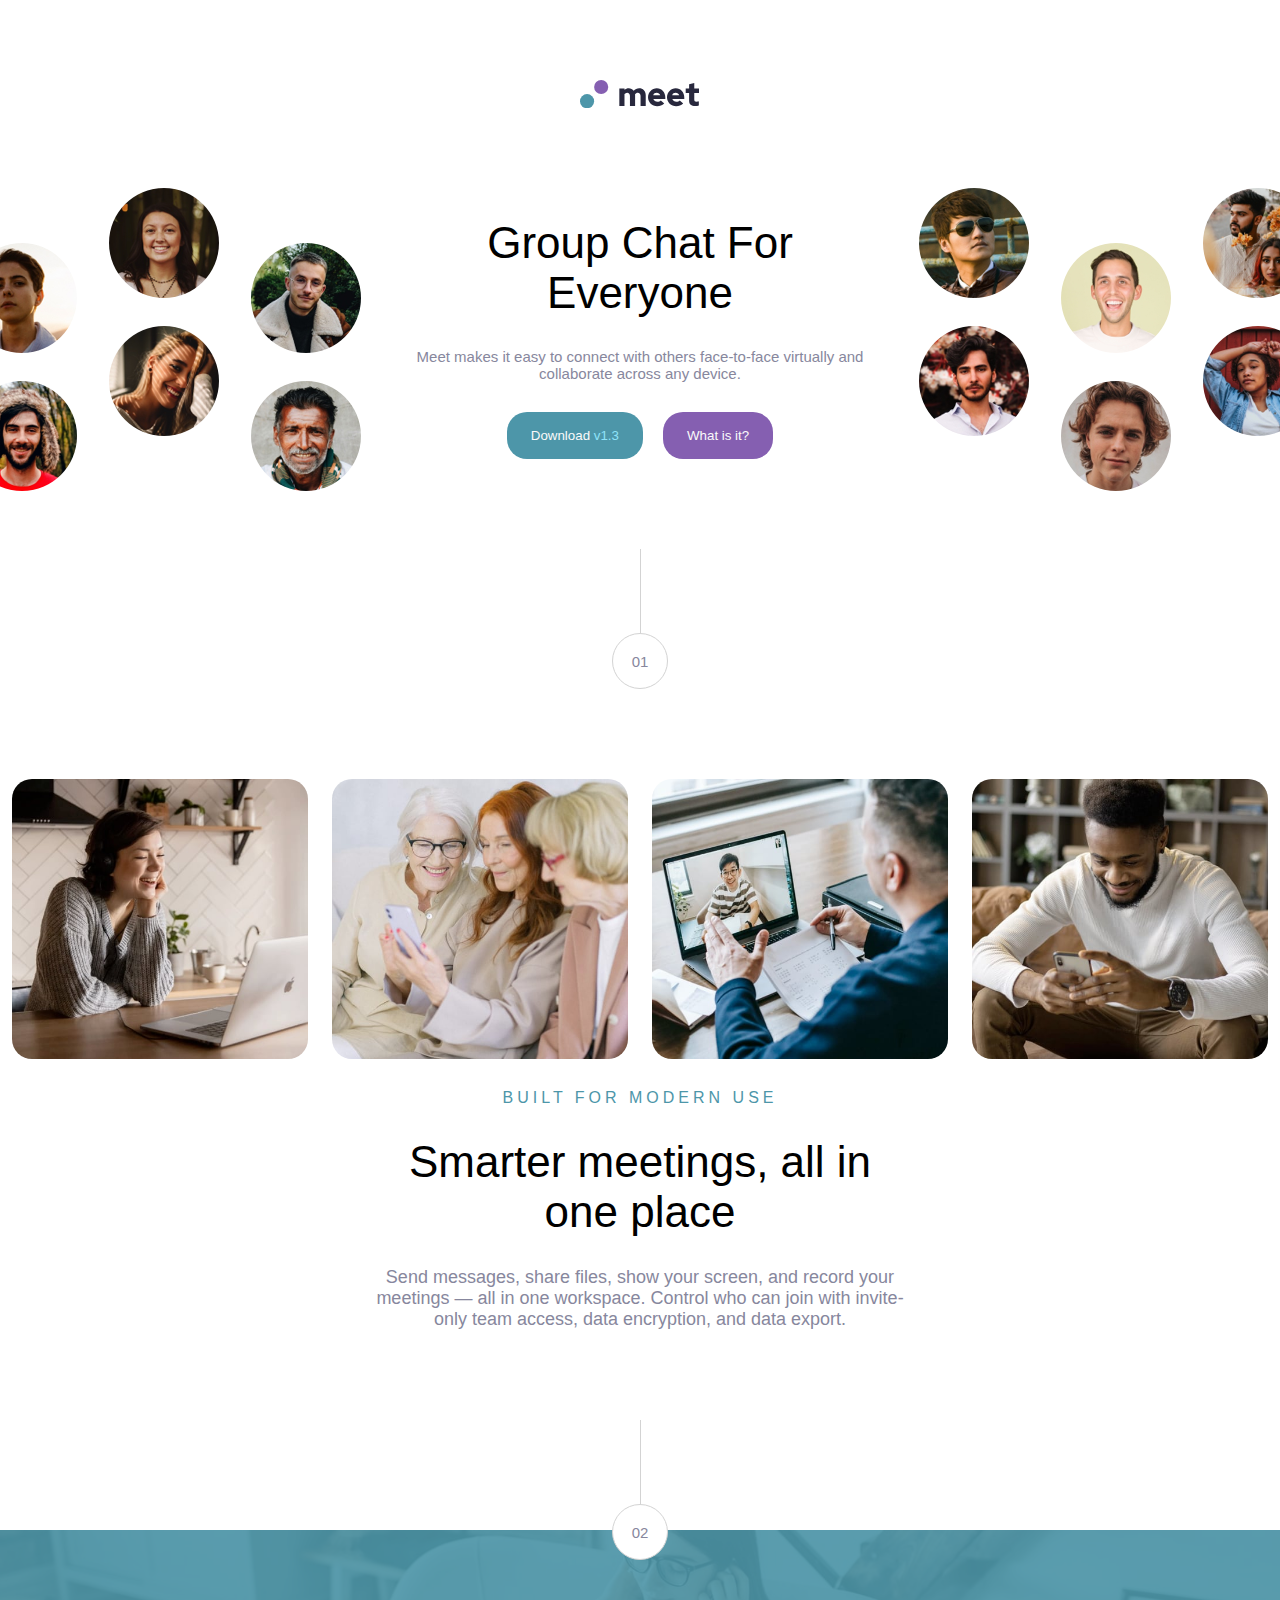
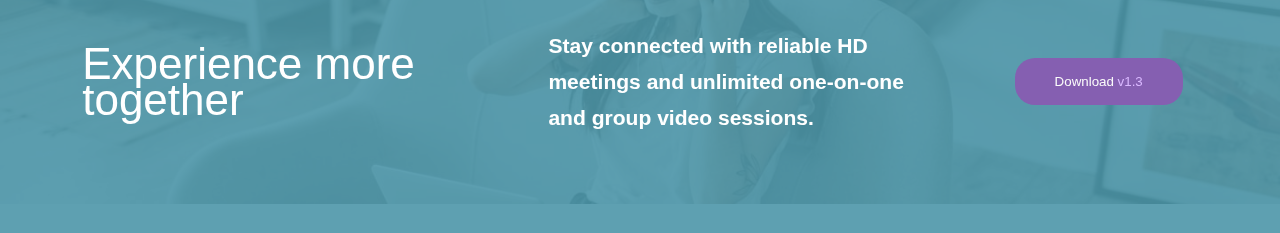
<file: index.html>
<!DOCTYPE html>
<html lang="en">

  <head>
    <meta charset="UTF-8">
    <meta name="viewport" content="width=device-width, initial-scale=1.0">

    <link rel="icon" type="image/png" sizes="32x32" href="./assets/favicon-32x32.png">
    <link rel="stylesheet" href="style.css">
    <title>Frontend Mentor | Meet landing page</title>
  </head>

  <body>
    <div class="logo"></div>
    <!-- Intro -->
    <div class="introContainer">
      <div id="leftHeroPic"></div>
      <div class="intro">
        <h2>Group Chat For Everyone</h2>
        <p>Meet makes it easy to connect with others face-to-face virtually and collaborate across any device.</p>

        <button class="downloadBtn">Download <span style="color: #8FE3F9;">v1.3</span></button>
        <button class="whatBtn">What is it?</button>
      </div>
      <div id="rightHeroPic"></div>
    </div>

    <!-- Circle break -->
    <div class="circleWrapper">
      <div class="vl"></div>
      <div class="circle">
        <p>01</p>
      </div>
    </div>

    <!-- Picture -->
    <div class="pictureDiv">
      <img class="imageFeature" src="./starter-code/assets/desktop/image-woman-in-videocall.jpg" alt="woman video call">
      <img class="imageFeature" src="./starter-code/assets/desktop/image-women-videochatting.jpg"
        alt="woman video chat">
      <img class="imageFeature" src="./starter-code/assets/desktop/image-men-in-meeting.jpg" alt="man meeting">
      <img class="imageFeature" src="./starter-code/assets/desktop/image-man-texting.jpg" alt="man texting">
    </div>

    <!-- Modern  -->
    <div class="modernDiv">
      <h4>Built for modern use</h4>

      <h2>Smarter meetings, all in one place</h2>

      <p>Send messages, share files, show your screen, and record your meetings — all in one
        workspace. Control who can join with invite-only team access, data encryption, and data export.</p>
    </div>


    <!-- Circle break -->
    <div class="circleWrapper">
      <div class="vl"></div>
      <div class="circle">
        <p>02</p>
      </div>
    </div>

    <!-- Footer -->
    <footer class="footer">
      <h2>Experience more together</h2>
      <h3>Stay connected with reliable HD meetings and unlimited one-on-one and group video sessions.</h3>
      <button class="downloadBtn">Download <span style="color: #D9B8FF ;">v1.3</span></button>
    </footer>
  </body>

</html>
</file>
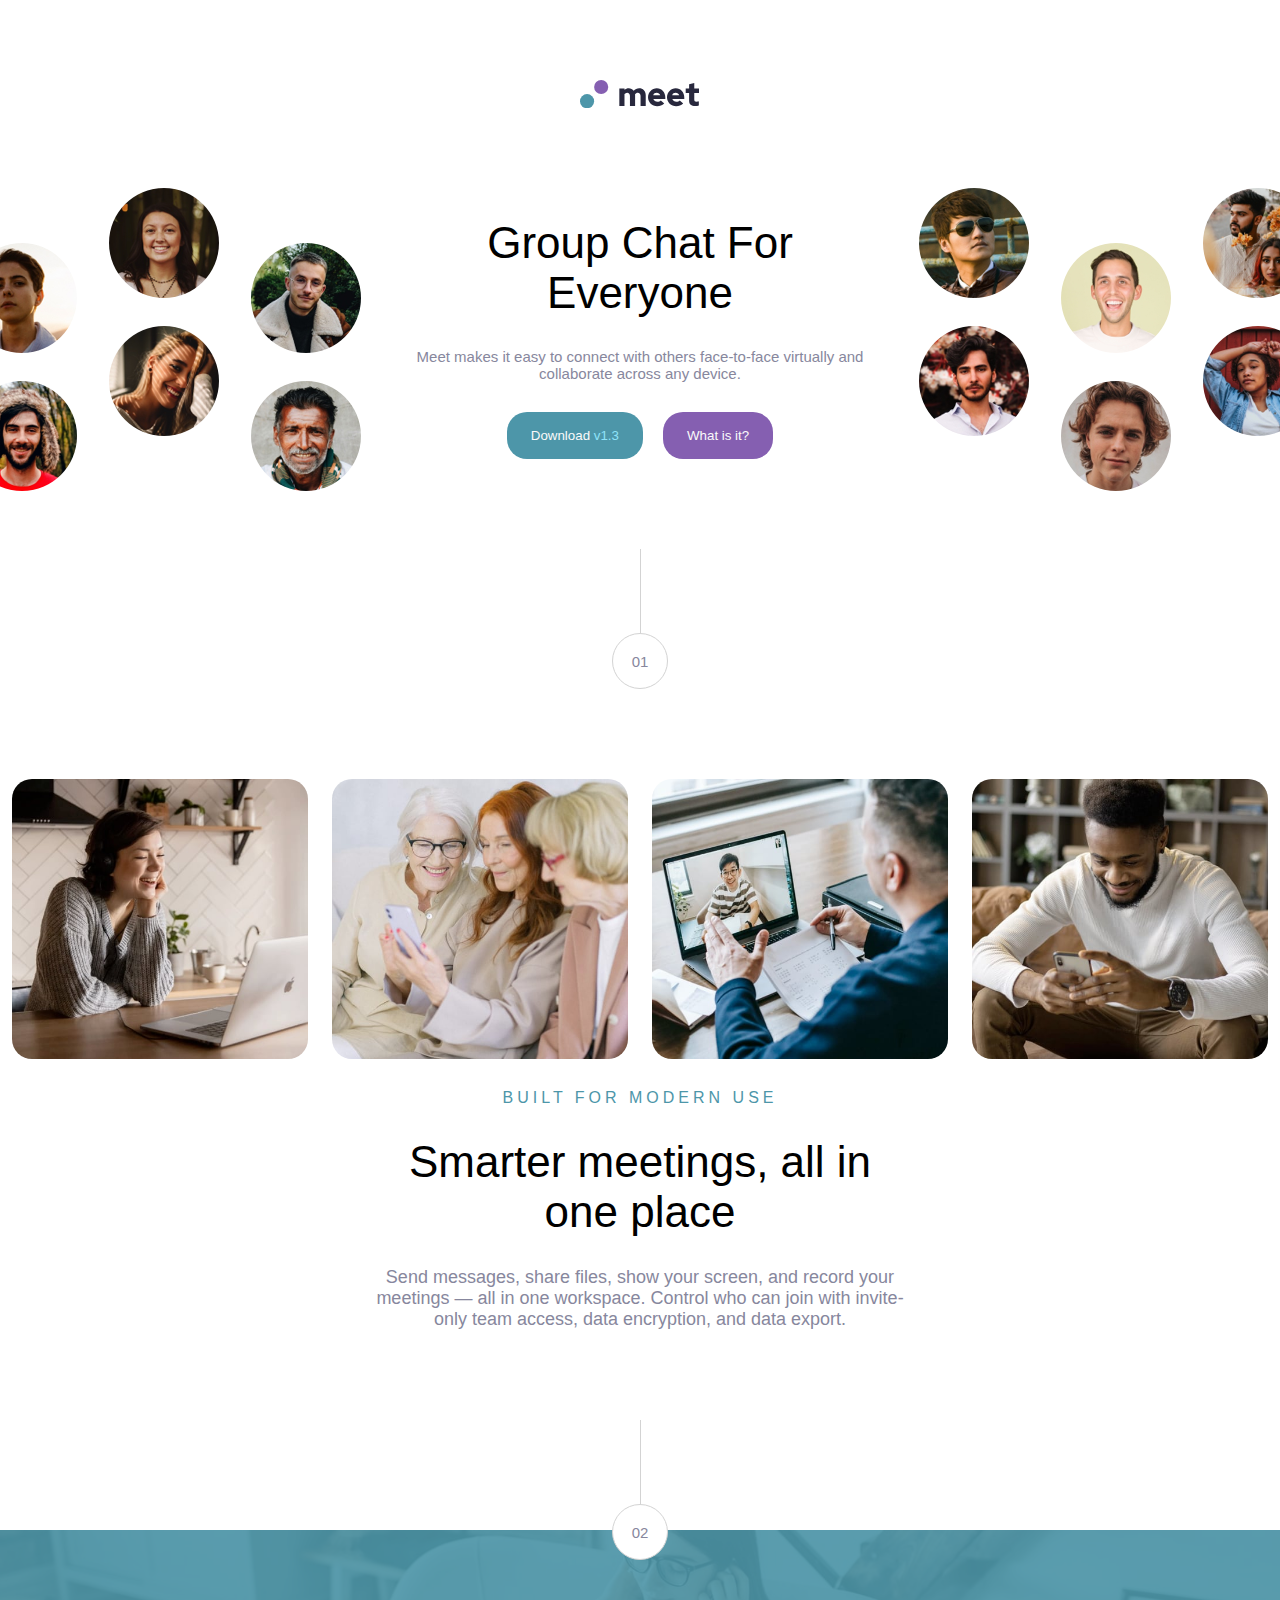
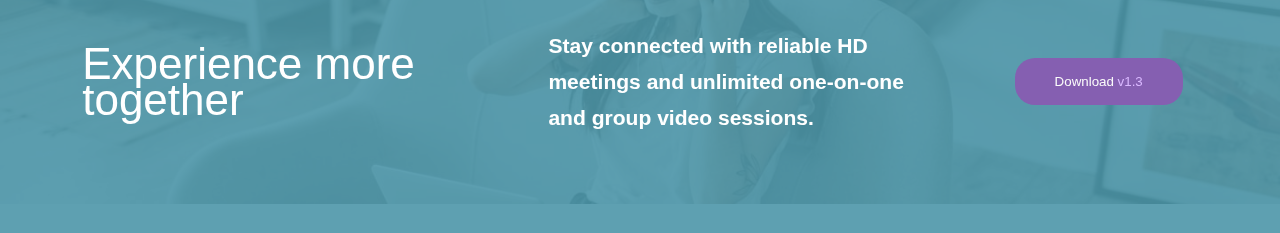
<file: starter-code/index.html>
<!DOCTYPE html>
<html lang="en">

  <head>
    <meta charset="UTF-8">
    <meta name="viewport" content="width=device-width, initial-scale=1.0">

    <link rel="icon" type="image/png" sizes="32x32" href="./assets/favicon-32x32.png">
    <link rel="stylesheet" href="style.css">
    <title>Frontend Mentor | Meet landing page</title>
  </head>

  <body>
    <div class="logo"></div>
    <!-- Intro -->
    <div class="introContainer">
      <div id="leftHeroPic"></div>
      <div class="intro">
        <h2>Group Chat For Everyone</h2>
        <p>Meet makes it easy to connect with others face-to-face virtually and collaborate across any device.</p>

        <button class="downloadBtn">Download <span style="color: #8FE3F9;">v1.3</span></button>
        <button class="whatBtn">What is it?</button>
      </div>
      <div id="rightHeroPic"></div>
    </div>

    <!-- Circle break -->
    <div class="circleWrapper">
      <div class="vl"></div>
      <div class="circle">
        <p>01</p>
      </div>
    </div>

    <!-- Picture -->
    <div class="pictureDiv">
      <img class="imageFeature" src="./assets/desktop/image-woman-in-videocall.jpg" alt="woman video call">
      <img class="imageFeature" src="./assets/desktop/image-women-videochatting.jpg" alt="woman video chat">
      <img class="imageFeature" src="./assets/desktop/image-men-in-meeting.jpg" alt="man meeting">
      <img class="imageFeature" src="./assets/desktop/image-man-texting.jpg" alt="man texting">
    </div>

    <!-- Modern  -->
    <div class="modernDiv">
      <h4>Built for modern use</h4>

      <h2>Smarter meetings, all in one place</h2>

      <p>Send messages, share files, show your screen, and record your meetings — all in one
        workspace. Control who can join with invite-only team access, data encryption, and data export.</p>
    </div>


    <!-- Circle break -->
    <div class="circleWrapper">
      <div class="vl"></div>
      <div class="circle">
        <p>02</p>
      </div>
    </div>

    <!-- Footer -->
    <footer class="footer">
      <h2>Experience more together</h2>
      <h3>Stay connected with reliable HD meetings and unlimited one-on-one and group video sessions.</h3>
      <button class="downloadBtn">Download <span style="color: #D9B8FF ;">v1.3</span></button>
    </footer>
  </body>

</html>
</file>
<file: style.css>
@import url('https://fonts.googleapis.com/css2?family=Red+Hat+Display:wght@400;700;900&display=swap');

/* Basic setup */

* {
    margin: 0;
    padding: 0;
    box-sizing: border-box;
}

body {
    font-family: 'Red Hat Display Medium', sans-serif;
    font-size: 18px;
    /* https://stackoverflow.com/questions/14270084/overflow-xhidden-doesnt-prevent-content-from-overflowing-in-mobile-browsers*/
    overflow-x: hidden;
    position: relative;

}

h2,
h4 {
    font-family: 'Red Hat Display Black', sans-serif;
}

h2 {
    font-size: 44px;
    font-weight: normal;
}

h4 {
    font-size: 16px;
    letter-spacing: 4px;
    text-transform: uppercase;
}

p {
    font-size: 15px;
    color: #87879D;
}

/* Style main content */

.logo {
    background: url(./starter-code/assets/logo.svg) no-repeat;
    background-size: cover;
    max-width: 120px;
    height: 28px;
    margin: 80px auto;
}

/* Intro section */

.introContainer {
    display: flex;
    max-width: 100%;
    min-height: 100%;
}

#leftHeroPic {
    background: url(./starter-code/assets/desktop/image-hero-left.png) no-repeat;
    background-size: 100%;
    position: absolute !important;
    width: 394px;
    height: 303px;
    left: -33px;
}

#rightHeroPic {
    background: url(./starter-code/assets/desktop/image-hero-right.png) no-repeat;
    background-size: 100%;
    position: absolute !important;
    width: 394px;
    height: 303px;
    right: -33px;
}

.intro {
    width: 500px;
    text-align: center;
    position: relative;
    margin: auto auto;
}

/* Headings | paragraphs | buttons in the intro section */
.intro h2,
.intro p,
.intro button {
    margin-top: 30px
}

/* Button */

.downloadBtn {
    padding: 1rem 1.5rem;
    border: none;
    border-radius: 1.25rem;
    background-color: #4D96A9;
    color: #FAFAFA;
    margin-right: 15px;
}

.downloadBtn:last-of-type {
    background: #855FB1;
    height: 47px;
    padding: 1rem 2.5rem;
    filter: brightness(1);
}

.whatBtn {
    padding: 1rem 1.5rem;
    border: none;
    border-radius: 1.25rem;
    background-color: #855FB1;
    color: #FAFAFA;
}

.whatBtn:hover,
.downloadBtn:nth-of-type(n):hover {
    filter: brightness(1.25);
}

/* Circle Wrapper */

.circleWrapper {
    display: flex;
    flex-direction: column;
    width: fit-content;
    height: 140px;
    margin: 90px auto;
}

.circleWrapper:last-of-type {
    position: relative;
    margin-bottom: -30px;
}

/* Vertical Line */
.vl {
    border-left: 1px solid lightgrey;
    height: 84px;
    margin: auto auto;
}

.circle {
    display: flex;
    justify-content: center;
    align-items: center;
    width: 56px;
    height: 56px;
    border-radius: 50%;
    border: 1px solid lightgrey;
    background-color: white;
}

/* Pictures Section */
.pictureDiv {
    max-width: 100%;
    height: 280px;
    display: flex;
    justify-content: space-around;
}

.imageFeature {
    max-width: 40%;
    height: auto;
    border-radius: 20px;
}


/* Modern Section */
.modernDiv {
    margin: 30px auto;
    text-align: center;
    max-width: 540px;
    height: fit-content;
}

.modernDiv h4,
.modernDiv h2,
.modernDiv p {
    font-weight: normal;
    margin: 30px auto;
}

.modernDiv h4 {
    color: #4D96A9
}

.modernDiv p {
    font-size: 18px;
}

/* Footer */

.footer {
    background-image: url(./starter-code/assets/desktop/image-footer.jpg);
    background-size: 100%;
    background-repeat: no-repeat;
    display: flex;
    justify-content: space-evenly;
    align-items: center;
    text-align: start;
    position: absolute;
    width: 100%;
    height: 303px;
    z-index: -1;
}

.footer::before {
    position: absolute;
    content: "";
    top: 0;
    left: 0;
    width: 100%;
    height: 100%;
    background-color: #4D96A9;
    opacity: 0.9;
}

.footer h2,
.footer h3 {
    color: white;
    width: 30%;
    line-height: 2.25rem;
    filter: brightness(1);
}


/* Tablet */

@media only screen and (max-width: 1174px) {
    .intro {
        margin-top: 300px
    }

    .pictureDiv {
        height: fit-content;
        justify-content: space-evenly;
    }

    .imageFeature {
        width: 22%;
        height: auto;
    }

    .footer {
        flex-direction: column;
        height: 428px;
        text-align: center;
        padding: 40px;
        background-image: url(./starter-code/assets/tablet/image-footer.jpg);
    }

    .footer h2,
    .footer h3 {
        width: fit-content;
    }

}

/* Mobile */

@media only screen and (max-width: 425px) {

    #leftHeroPic {
        left: -18px
    }

    #rightHeroPic {
        right: -18px;
    }

    #rightHeroPic,
    #leftHeroPic {
        max-height: 200px;
        width: 200px;
    }

    .intro {
        margin-top: 210px;
        display: flex;
        flex-direction: column;
        justify-content: center;
        align-items: center;
        padding-left: 55px;
        padding-right: 55px;
    }

    .downloadBtn {
        padding: 1rem 2.5rem;
        margin-right: 0;
        margin-bottom: -8px;
    }

    .whatBtn {
        padding: 1rem 1.75rem
    }

    .pictureDiv {
        flex-wrap: wrap;
    }

    .imageFeature {
        width: 100%;
        margin: 0 0 20px 0;
        border-radius: 10px;
    }

    .modernDiv {
        padding: 20px;
    }

    .modernDiv h2 {
        font-size: 36px;
    }

    .modernDiv p {
        font-size: 16px;
    }

    .footer {
        background-image: url(./starter-code/assets/mobile/image-footer.jpg);
    }

    .footer h2 {
        font-size: 36px;
    }

    .footer h3 {
        font-size: 16px;
    }

}
</file>
<file: starter-code/style.css>
@import url('https://fonts.googleapis.com/css2?family=Red+Hat+Display:wght@400;700;900&display=swap');

/* Basic setup */

* {
    margin: 0;
    padding: 0;
    box-sizing: border-box;
}

body {
    font-family: 'Red Hat Display Medium', sans-serif;
    font-size: 18px;
    /* https://stackoverflow.com/questions/14270084/overflow-xhidden-doesnt-prevent-content-from-overflowing-in-mobile-browsers*/
    overflow-x: hidden;
    position: relative;

}

h2,
h4 {
    font-family: 'Red Hat Display Black', sans-serif;
}

h2 {
    font-size: 44px;
    font-weight: normal;
}

h4 {
    font-size: 16px;
    letter-spacing: 4px;
    text-transform: uppercase;
}

p {
    font-size: 15px;
    color: #87879D;
}

/* Style main content */

.logo {
    background: url(./assets/logo.svg) no-repeat;
    background-size: cover;
    max-width: 120px;
    height: 28px;
    margin: 80px auto;
}

/* Intro section */

.introContainer {
    display: flex;
    max-width: 100%;
    min-height: 100%;
}

#leftHeroPic {
    background: url(./assets/desktop/image-hero-left.png) no-repeat;
    background-size: 100%;
    position: absolute !important;
    width: 394px;
    height: 303px;
    left: -33px;
}

#rightHeroPic {
    background: url(./assets/desktop/image-hero-right.png) no-repeat;
    background-size: 100%;
    position: absolute !important;
    width: 394px;
    height: 303px;
    right: -33px;
}

.intro {
    width: 500px;
    text-align: center;
    position: relative;
    margin: auto auto;
}

/* Headings | paragraphs | buttons in the intro section */
.intro h2,
.intro p,
.intro button {
    margin-top: 30px
}

/* Button */

.downloadBtn {
    padding: 1rem 1.5rem;
    border: none;
    border-radius: 1.25rem;
    background-color: #4D96A9;
    color: #FAFAFA;
    margin-right: 15px;
}

.downloadBtn:last-of-type {
    background: #855FB1;
    height: 47px;
    padding: 1rem 2.5rem;
    filter: brightness(1);
}

.whatBtn {
    padding: 1rem 1.5rem;
    border: none;
    border-radius: 1.25rem;
    background-color: #855FB1;
    color: #FAFAFA;
}

.whatBtn:hover,
.downloadBtn:nth-of-type(n):hover {
    filter: brightness(1.25);
}

/* Circle Wrapper */

.circleWrapper {
    display: flex;
    flex-direction: column;
    width: fit-content;
    height: 140px;
    margin: 90px auto;
}

.circleWrapper:last-of-type {
    position: relative;
    margin-bottom: -30px;
}

/* Vertical Line */
.vl {
    border-left: 1px solid lightgrey;
    height: 84px;
    margin: auto auto;
}

.circle {
    display: flex;
    justify-content: center;
    align-items: center;
    width: 56px;
    height: 56px;
    border-radius: 50%;
    border: 1px solid lightgrey;
    background-color: white;
}

/* Pictures Section */
.pictureDiv {
    max-width: 100%;
    height: 280px;
    display: flex;
    justify-content: space-around;
}

.imageFeature {
    max-width: 40%;
    height: auto;
    border-radius: 20px;
}


/* Modern Section */
.modernDiv {
    margin: 30px auto;
    text-align: center;
    max-width: 540px;
    height: fit-content;
}

.modernDiv h4,
.modernDiv h2,
.modernDiv p {
    font-weight: normal;
    margin: 30px auto;
}

.modernDiv h4 {
    color: #4D96A9
}

.modernDiv p {
    font-size: 18px;
}

/* Footer */

.footer {
    background-image: url(./assets/desktop/image-footer.jpg);
    background-size: 100%;
    background-repeat: no-repeat;
    display: flex;
    justify-content: space-evenly;
    align-items: center;
    text-align: start;
    position: absolute;
    width: 100%;
    height: 303px;
    z-index: -1;
}

.footer::before {
    position: absolute;
    content: "";
    top: 0;
    left: 0;
    width: 100%;
    height: 100%;
    background-color: #4D96A9;
    opacity: 0.9;
}

.footer h2,
.footer h3 {
    color: white;
    width: 30%;
    line-height: 2.25rem;
    filter: brightness(1);
}


/* Tablet */

@media only screen and (max-width: 1174px) {
    .intro {
        margin-top: 300px
    }

    .pictureDiv {
        height: fit-content;
        justify-content: space-evenly;
    }

    .imageFeature {
        width: 22%;
        height: auto;
    }

    .footer {
        flex-direction: column;
        height: 428px;
        text-align: center;
        padding: 40px;
        background-image: url(./assets/tablet/image-footer.jpg);
    }

    .footer h2,
    .footer h3 {
        width: fit-content;
    }

}

/* Mobile */

@media only screen and (max-width: 425px) {

    #leftHeroPic {
        left: -18px
    }

    #rightHeroPic {
        right: -18px;
    }

    #rightHeroPic,
    #leftHeroPic {
        max-height: 200px;
        width: 200px;
    }

    .intro {
        margin-top: 210px;
        display: flex;
        flex-direction: column;
        justify-content: center;
        align-items: center;
        padding-left: 55px;
        padding-right: 55px;
    }

    .downloadBtn {
        padding: 1rem 2.5rem;
        margin-right: 0;
        margin-bottom: -8px;
    }

    .whatBtn {
        padding: 1rem 1.75rem
    }

    .pictureDiv {
        flex-wrap: wrap;
    }

    .imageFeature {
        width: 100%;
        margin: 0 0 20px 0;
        border-radius: 10px;
    }

    .modernDiv {
        padding: 20px;
    }

    .modernDiv h2 {
        font-size: 36px;
    }

    .modernDiv p {
        font-size: 16px;
    }

    .footer {
        background-image: url(./assets/mobile/image-footer.jpg);
    }

    .footer h2 {
        font-size: 36px;
    }

    .footer h3 {
        font-size: 16px;
    }

}
</file>
